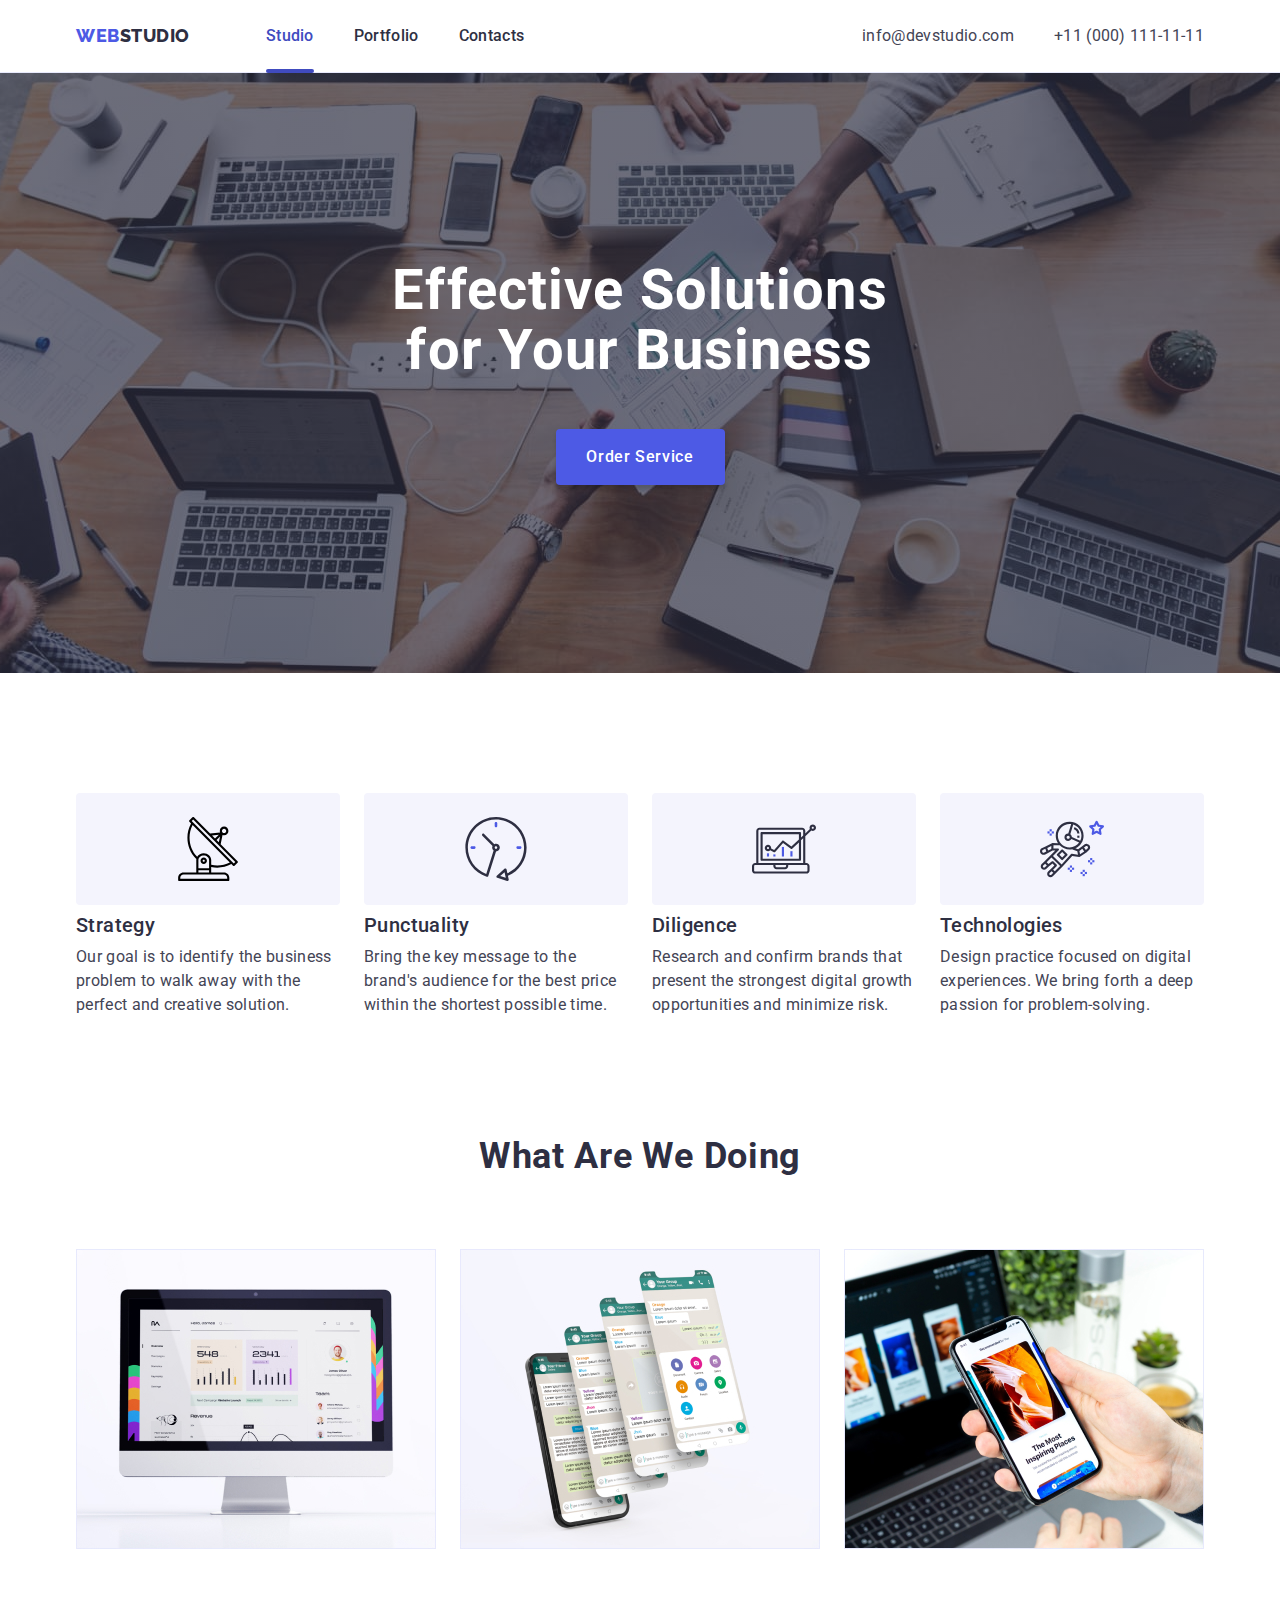
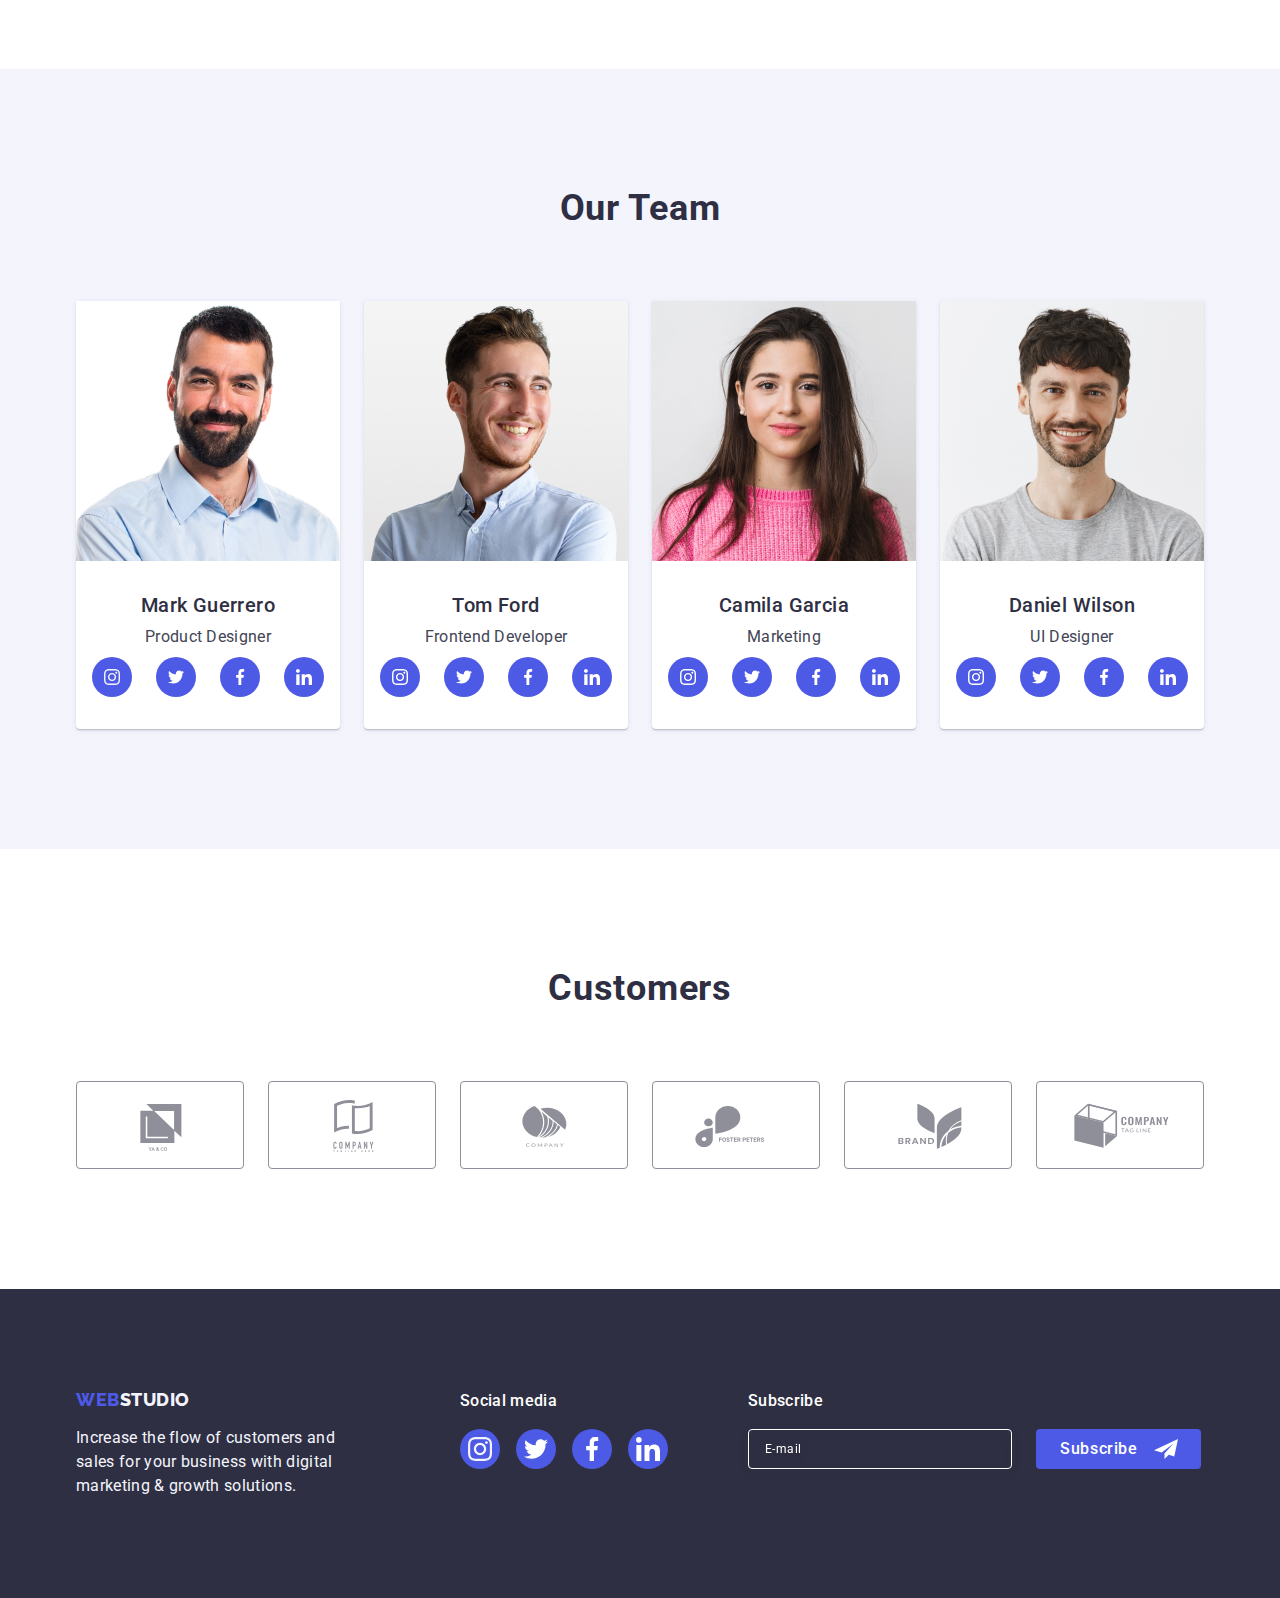
<file: index.html>
<!DOCTYPE html>
<html lang="en">
  <head>
    <meta charset="UTF-8" />
    <meta http-equiv="X-UA-Compatible" content="IE=edge" />
    <meta name="viewport" content="width=device-width, initial-scale=1.0" />
    <title>WebStudio</title>

    <link rel="preconnect" href="https://fonts.googleapis.com" />
    <link rel="preconnect" href="https://fonts.gstatic.com" crossorigin />
    <link
      href="https://fonts.googleapis.com/css2?family=Raleway:wght@800&family=Roboto:wght@400;500;700;900&display=swap"
      rel="stylesheet"
    />
    <link
      rel="stylesheet"
      href="https://cdnjs.cloudflare.com/ajax/libs/modern-normalize/1.1.0/modern-normalize.min.css"
    />

    <link rel="stylesheet" href="./css/styles.css" />
  </head>

  <body>
    <!-- header -->

    <header class="page-header">
      <div class="container header-container">
        <nav class="header-navigation">
          <a class="logo list link" href="./index.html"
            >Web<span class="accent">Studio</span></a
          >
          <ul class="site-nav list">
            <li class="item">
              <a href="./index.html" class="link-navigation link current"
                >Studio</a
              >
            </li>
            <li class="item">
              <a href="./portfolio.html" class="link-navigation link"
                >Portfolio</a
              >
            </li>
            <li class="item">
              <a href="" class="link-navigation link">Contacts</a>
            </li>
          </ul>
        </nav>
        <address class="contact-list">
          <ul class="list contacts-box">
            <li class="item">
              <a href="mailto:info@devstudio.com" class="link-contacts link"
                >info@devstudio.com</a
              >
            </li>
            <li class="item">
              <a href="tel:+110001111111" class="link-contacts link"
                >+11 (000) 111-11-11</a
              >
            </li>
          </ul>
        </address>
      </div>
    </header>

    <main>
      <!-- picture with button -->

      <section class="hero section">
        <div class="container">
          <h1 class="main-title">Effective Solutions for Your Business</h1>
          <button type="button" class="button order" data-modal-open>
            Order Service
          </button>
        </div>
      </section>

      <!-- values -->

      <section class="section">
        <div class="container">
          <h2 class="section-title visually-hidden">Values</h2>
          <ul class="list values">
            <li class="item strategy">
              <div class="icon-box">
                <svg class="value-icon" width="64" height="64">
                  <use href="./images/icons.svg#icon-antenna"></use>
                </svg>
              </div>
              <h3 class="title">Strategy</h3>
              <p class="text-value">
                Our goal is to identify the business problem to walk away with
                the perfect and creative solution.
              </p>
            </li>
            <li class="item punctuality">
              <div class="icon-box">
                <svg class="value-icon" width="64" height="64">
                  <use href="./images/icons.svg#icon-clock"></use>
                </svg>
              </div>
              <h3 class="title">Punctuality</h3>
              <p class="text-value">
                Bring the key message to the brand's audience for the best price
                within the shortest possible time.
              </p>
            </li>
            <li class="item diligence">
              <div class="icon-box">
                <svg class="value-icon" width="64" height="64">
                  <use href="./images/icons.svg#icon-diagram"></use>
                </svg>
              </div>
              <h3 class="title">Diligence</h3>
              <p class="text-value">
                Research and confirm brands that present the strongest digital
                growth opportunities and minimize risk.
              </p>
            </li>
            <li class="item technologies">
              <div class="icon-box">
                <svg class="value-icon" width="64" height="64">
                  <use href="./images/icons.svg#icon-astronaut"></use>
                </svg>
              </div>
              <h3 class="title">Technologies</h3>
              <p class="text-value">
                Design practice focused on digital experiences. We bring forth a
                deep passion for problem-solving.
              </p>
            </li>
          </ul>
        </div>
      </section>

      <!-- what we are doing -->

      <section class="section no-padding">
        <div class="container">
          <h2 class="section-title">What are we doing</h2>
          <ul class="list work-examples">
            <li class="item">
              <img src="./images/Rectangle71.jpg" alt="web sites" width="360" />
            </li>
            <li class="item">
              <img src="./images/Rectangle72.jpg" alt="web sites" width="360" />
            </li>
            <li class="item">
              <img
                src="./images/Rectangle73.jpg"
                alt="copywriting"
                width="360"
              />
            </li>
          </ul>
        </div>
      </section>

      <!-- team -->

      <section class="section team-section">
        <div class="container">
          <h2 class="team-title">Our Team</h2>
          <ul class="list team-list">
            <li class="team-card">
              <img src="./images/img.jpg" alt="Man with beard" width="264" />
              <div class="team-details">
                <h3 class="team-name">Mark Guerrero</h3>
                <p class="team-text">Product Designer</p>

                <ul class="list social-list-team">
                  <li class="social-item-team">
                    <a href="#" class="social-ref-team">
                      <svg
                        class="social-icon-team"
                        width="16"
                        height="16"
                        fill="#f4f4fd"
                      >
                        <use href="./images/icons.svg#icon-instagram"></use>
                      </svg>
                    </a>
                  </li>
                  <li class="social-item-team">
                    <a href="#" class="social-ref-team">
                      <svg class="social-icon-team" width="16" height="16">
                        <use href="./images/icons.svg#icon-twitter"></use>
                      </svg>
                    </a>
                  </li>
                  <li class="social-item-team">
                    <a href="#" class="social-ref-team">
                      <svg class="social-icon-team" width="16" height="16">
                        <use href="./images/icons.svg#icon-facebook"></use>
                      </svg>
                    </a>
                  </li>

                  <li class="social-item-team">
                    <a href="#" class="social-ref-team">
                      <svg class="social-icon-team" width="16" height="16">
                        <use href="./images/icons.svg#icon-linkedin"></use>
                      </svg>
                    </a>
                  </li>
                </ul>
              </div>
            </li>
            <li class="team-card">
              <img src="./images/img-2.jpg" alt="Smiling man" width="264" />
              <div class="team-details">
                <h3 class="team-name">Tom Ford</h3>
                <p class="team-text">Frontend Developer</p>

                <ul class="list social-list-team">
                  <li class="social-item-team">
                    <a href="#" class="social-ref-team">
                      <svg class="social-icon-team" width="16" height="16">
                        <use href="./images/icons.svg#icon-instagram"></use>
                      </svg>
                    </a>
                  </li>
                  <li class="social-item-team">
                    <a href="#" class="social-ref-team">
                      <svg class="social-icon-team" width="16" height="16">
                        <use href="./images/icons.svg#icon-twitter"></use>
                      </svg>
                    </a>
                  </li>
                  <li class="social-item-team">
                    <a href="#" class="social-ref-team">
                      <svg class="social-icon-team" width="16" height="16">
                        <use href="./images/icons.svg#icon-facebook"></use>
                      </svg>
                    </a>
                  </li>

                  <li class="social-item-team">
                    <a href="#" class="social-ref-team">
                      <svg class="social-icon-team" width="16" height="16">
                        <use href="./images/icons.svg#icon-linkedin"></use>
                      </svg>
                    </a>
                  </li>
                </ul>
              </div>
            </li>

            <li class="team-card">
              <img src="./images/img-3.jpg" alt="Young woman" width="264" />
              <div class="team-details">
                <h3 class="team-name">Camila Garcia</h3>
                <p class="team-text">Marketing</p>

                <ul class="list social-list-team">
                  <li class="social-item-team">
                    <a href="#" class="social-ref-team">
                      <svg class="social-icon-team" width="16" height="16">
                        <use href="./images/icons.svg#icon-instagram"></use>
                      </svg>
                    </a>
                  </li>
                  <li class="social-item-team">
                    <a href="#" class="social-ref-team">
                      <svg class="social-icon-team" width="16" height="16">
                        <use href="./images/icons.svg#icon-twitter"></use>
                      </svg>
                    </a>
                  </li>
                  <li class="social-item-team">
                    <a href="#" class="social-ref-team">
                      <svg class="social-icon-team" width="16" height="16">
                        <use href="./images/icons.svg#icon-facebook"></use>
                      </svg>
                    </a>
                  </li>

                  <li class="social-item-team">
                    <a href="#" class="social-ref-team">
                      <svg class="social-icon-team" width="16" height="16">
                        <use href="./images/icons.svg#icon-linkedin"></use>
                      </svg>
                    </a>
                  </li>
                </ul>
              </div>
            </li>
            <li class="team-card">
              <img src="./images/img-4.jpg" alt="Young man" width="264" />
              <div class="team-details">
                <h3 class="team-name">Daniel Wilson</h3>
                <p class="team-text">UI Designer</p>

                <ul class="list social-list-team">
                  <li class="social-item-team">
                    <a href="#" class="social-ref-team">
                      <svg class="social-icon-team" width="16" height="16">
                        <use href="./images/icons.svg#icon-instagram"></use>
                      </svg>
                    </a>
                  </li>
                  <li class="social-item-team">
                    <a href="#" class="social-ref-team">
                      <svg class="social-icon-team" width="16" height="16">
                        <use href="./images/icons.svg#icon-twitter"></use>
                      </svg>
                    </a>
                  </li>
                  <li class="social-item-team">
                    <a href="#" class="social-ref-team">
                      <svg class="social-icon-team" width="16" height="16">
                        <use href="./images/icons.svg#icon-facebook"></use>
                      </svg>
                    </a>
                  </li>

                  <li class="social-item-team">
                    <a href="#" class="social-ref-team">
                      <svg class="social-icon-team" width="16" height="16">
                        <use href="./images/icons.svg#icon-linkedin"></use>
                      </svg>
                    </a>
                  </li>
                </ul>
              </div>
            </li>
          </ul>
        </div>
      </section>

      <!-- customers -->
      <section class="section">
        <div class="container">
          <h2 class="section-title">Customers</h2>
          <ul class="list customers-list">
            <li class="customer-item">
              <a href="#" class="customer-ref">
                <svg class="customer-icon" height="56" width="104">
                  <use href="./images/icons.svg#icon-Logo-1"></use>
                </svg>
              </a>
            </li>

            <li class="customer-item">
              <a href="#" class="customer-ref">
                <svg class="customer-icon" height="56" width="104">
                  <use href="./images/icons.svg#icon-Logo-2"></use>
                </svg>
              </a>
            </li>
            <li class="customer-item">
              <a href="#" class="customer-ref">
                <svg class="customer-icon" height="56" width="104">
                  <use href="./images/icons.svg#icon-Logo-3"></use>
                </svg>
              </a>
            </li>
            <li class="customer-item">
              <a href="#" class="customer-ref">
                <svg class="customer-icon" height="56" width="104">
                  <use href="./images/icons.svg#icon-Logo-4"></use>
                </svg>
              </a>
            </li>
            <li class="customer-item">
              <a href="#" class="customer-ref">
                <svg class="customer-icon" height="56" width="104">
                  <use href="./images/icons.svg#icon-Logo-5"></use>
                </svg>
              </a>
            </li>
            <li class="customer-item">
              <a href="#" class="customer-ref">
                <svg class="customer-icon" height="56" width="104">
                  <use href="./images/icons.svg#icon-Logo-6"></use>
                </svg>
              </a>
            </li>
          </ul>
        </div>
      </section>
    </main>

    <!-- footer -->
    <footer class="footer-style">
      <div class="footer container">
        <div class="footer-first">
          <a class="footer-logo link" href="./index.html"
            >Web<span class="footer-accent">Studio</span></a
          >
          <p class="footer-text">
            Increase the flow of customers and sales for your business with
            digital marketing & growth solutions.
          </p>
        </div>
        <div class="social-media">
          <p class="footer-text-two">Social media</p>
          <ul class="list social-list-footer">
            <li class="social-item">
              <a href="#" class="social-ref">
                <svg class="social-icon" width="24" height="24" fill="#f4f4fd">
                  <use href="./images/icons.svg#icon-instagram"></use>
                </svg>
              </a>
            </li>
            <li class="social-item">
              <a href="#" class="social-ref">
                <svg class="social-icon" width="24" height="24">
                  <use href="./images/icons.svg#icon-twitter"></use>
                </svg>
              </a>
            </li>
            <li class="social-item">
              <a href="#" class="social-ref">
                <svg class="social-icon" width="24" height="24">
                  <use href="./images/icons.svg#icon-facebook"></use>
                </svg>
              </a>
            </li>

            <li class="social-item">
              <a href="#" class="social-ref">
                <svg class="social-icon" width="24" height="24">
                  <use href="./images/icons.svg#icon-linkedin"></use>
                </svg>
              </a>
            </li>
          </ul>
        </div>
        <div class="subscribe-form">
          <p class="footer-text-two">Subscribe</p>
          <form class="footer-form">
            <label class="subscribe-label">
              <input
                type="email"
                name="email"
                placeholder="E-mail"
                class="footer-input"
              />
            </label>

            <button type="submit" class="submit-button">
              Subscribe
              <svg class="plane-icon" width="24" height="24">
                <use href="./images/icons.svg#icon-plane"></use>
              </svg>
            </button>
          </form>
        </div>
      </div>
    </footer>

    <!-- modal -->

    <div class="backdrop is-hidden" data-modal>
      <div class="modal">
        <button type="button" class="button-close" data-modal-close>
          <svg class="button-close-icon" width="8" height="8">
            <use href="./images/icons.svg#icon-button-close"></use>
          </svg>
        </button>

        <p class="modal-title">Leave your contacts and we will call you back</p>
        <form class="contact-form">
          <div class="modal-field">
            <label for="user-name" class="form-label">Name</label>
            <div class="input-wrap">
              <input
                type="text"
                name="user-name"
                id="user-name"
                class="form-input"
              />
              <svg class="modal-icon" width="18" height="24">
                <use href="./images/icons.svg#icon-person"></use>
              </svg>
            </div>
          </div>
          <div class="modal-field">
            <label for="tel" class="form-label">Phone</label>
            <div class="input-wrap">
              <input
                type="tel"
                name="tel"
                id="tel"
                class="form-input"
                required
                minlength="2"
              />
              <svg class="modal-icon" width="18" height="24">
                <use href="./images/icons.svg#icon-phone"></use>
              </svg>
            </div>
          </div>

          <div class="modal-field">
            <label for="email" class="form-label">Email</label>
            <div class="input-wrap">
              <input type="email" name="email" id="email" class="form-input" />
              <svg class="modal-icon" width="18" height="24">
                <use href="./images/icons.svg#icon-email"></use>
              </svg>
            </div>
          </div>

          <div class="modal-field-textarea">
            <label for="user-comment" class="form-label">Comment</label>
            <textarea
              name="user-comment"
              id="user-comment"
              placeholder="Text input"
              class="modal-comment"
            ></textarea>
          </div>

          <div class="modal-field-privacy">
            <input
              class="policy-checkbox visually-hidden"
              type="checkbox"
              name="user-privacy"
              id="user-privacy"
              value="true"
            />
            <label for="user-privacy" class="check-text">
              <span class="privacy-icon-box">
                <svg class="check-icon" width="10" height="8">
                  <use href="./images/icons.svg#icon-checkbox"></use>
                </svg>
              </span>
              I accept the terms and conditions of the
              <a class="policy-link" href="#">Privacy Policy</a>
            </label>
          </div>

          <button type="submit" class="send-button">Send</button>
        </form>
      </div>
    </div>

    <script src="./js/modal.js"></script>
  </body>
</html>
</file>
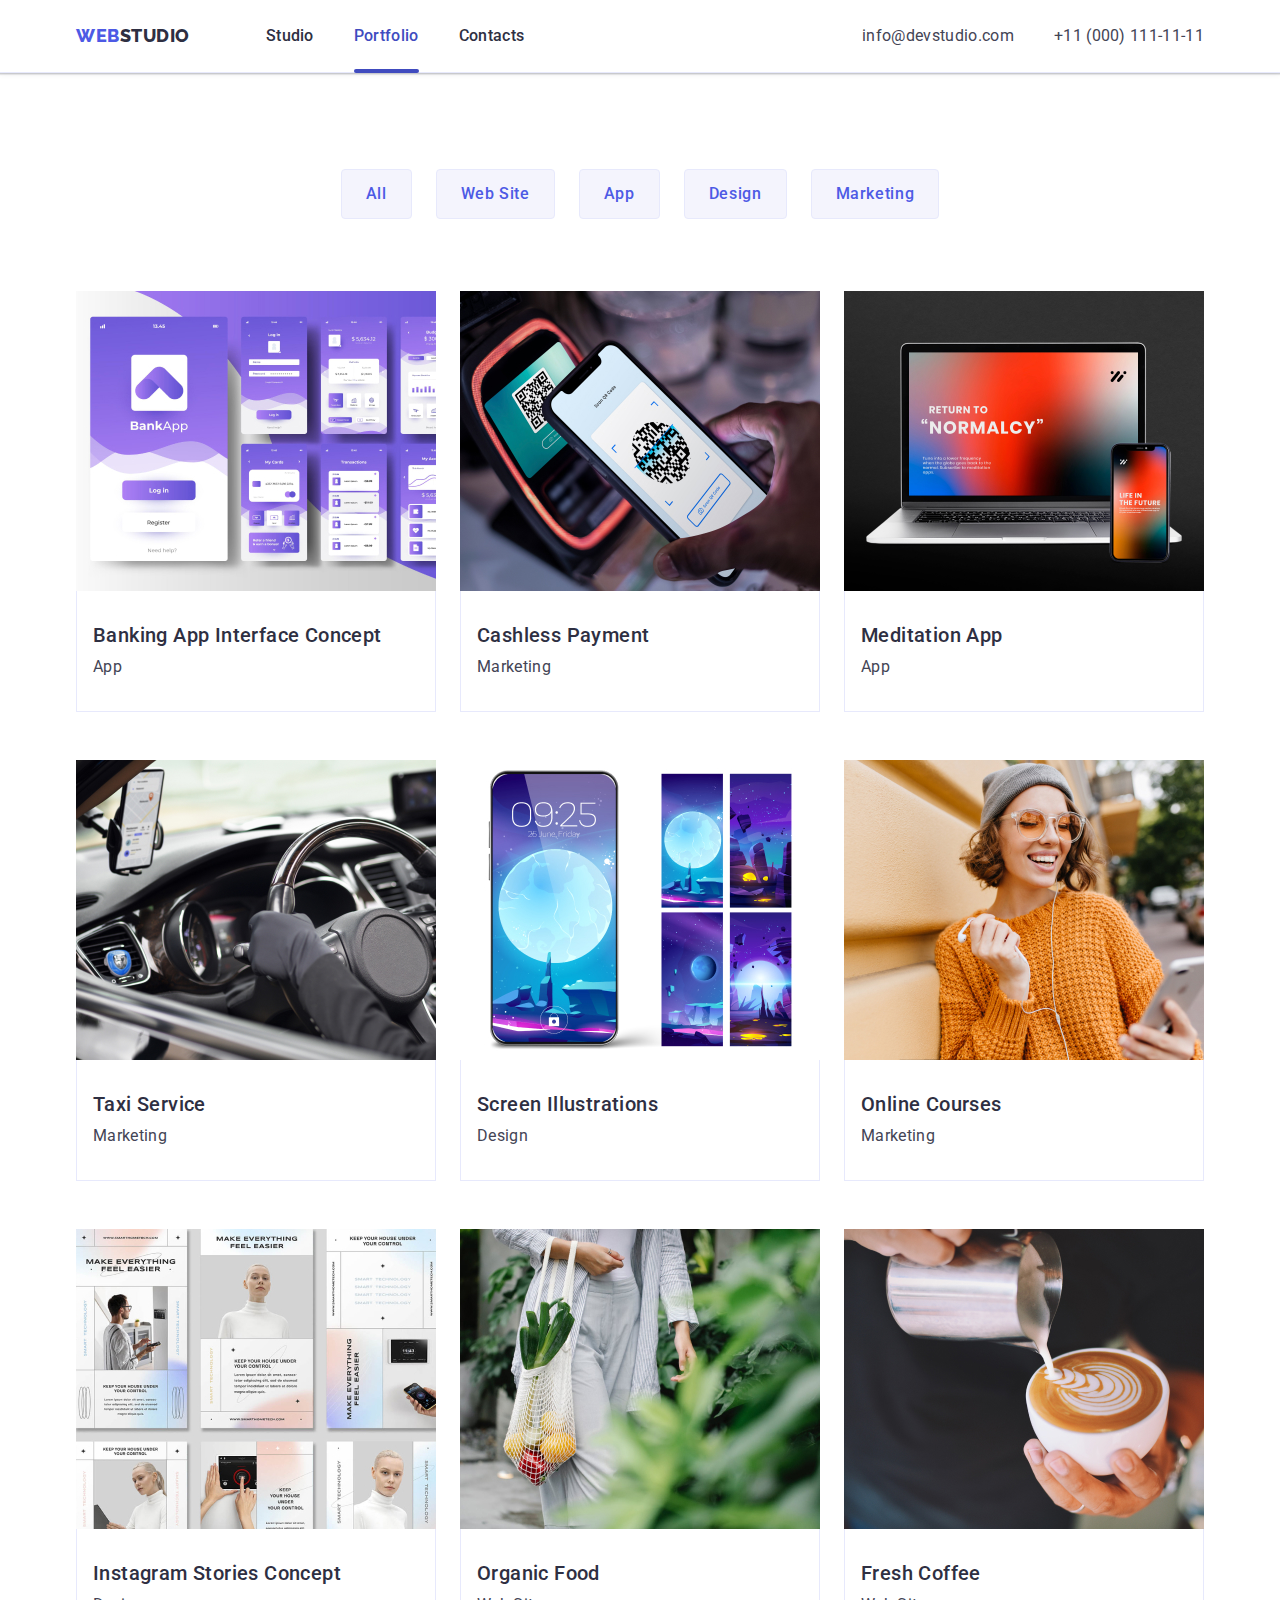
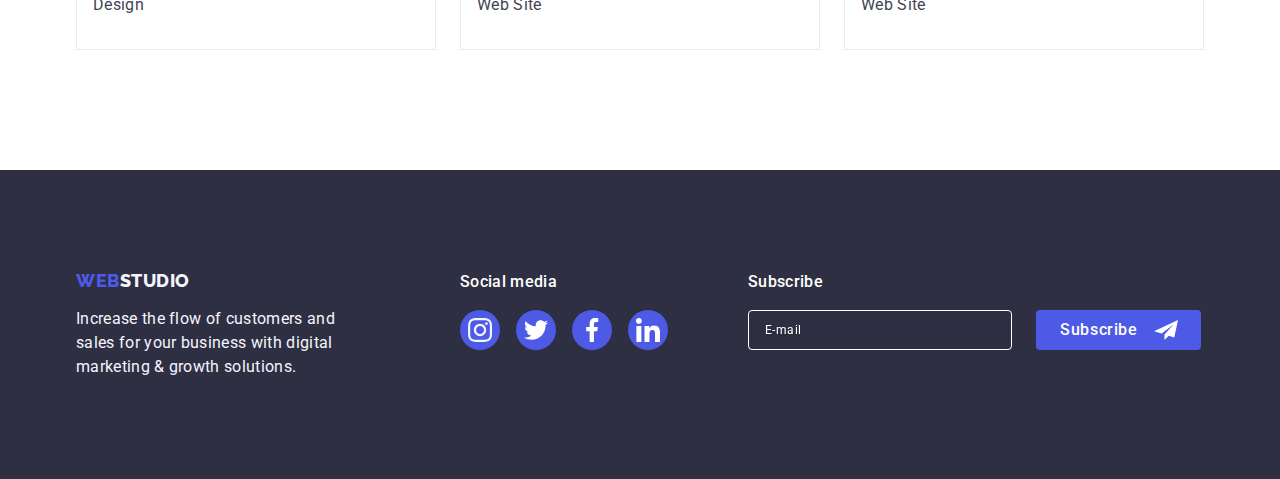
<file: portfolio.html>
<!DOCTYPE html>
<html lang="en">
  <head>
    <meta charset="UTF-8" />
    <meta http-equiv="X-UA-Compatible" content="IE=edge" />
    <meta name="viewport" content="width=device-width, initial-scale=1.0" />
    <title>Portfolio</title>

    <link rel="preconnect" href="https://fonts.googleapis.com" />
    <link rel="preconnect" href="https://fonts.gstatic.com" crossorigin />
    <link
      href="https://fonts.googleapis.com/css2?family=Raleway:wght@800&family=Roboto:wght@400;500;700;900&display=swap"
      rel="stylesheet"
    />

    <link
      rel="stylesheet"
      href="https://cdnjs.cloudflare.com/ajax/libs/modern-normalize/1.1.0/modern-normalize.min.css"
    />
    <link rel="stylesheet" href="./css/styles.css" />
  </head>

  <body>
    <!-- header -->

    <header class="page-header">
      <div class="container header-container">
        <nav class="header-navigation">
          <a class="logo list link" href="./index.html"
            >Web<span class="accent">Studio</span></a
          >
          <ul class="site-nav list">
            <li class="item">
              <a href="./index.html" class="link-navigation link">Studio</a>
            </li>
            <li class="item">
              <a href="./portfolio.html" class="link-navigation link current"
                >Portfolio</a
              >
            </li>
            <li class="item">
              <a href="" class="link-navigation link">Contacts</a>
            </li>
          </ul>
        </nav>
        <address class="contact-list">
          <ul class="list contacts-box">
            <li class="item">
              <a href="mailto:info@devstudio.com" class="link-contacts link"
                >info@devstudio.com</a
              >
            </li>
            <li class="item">
              <a href="tel:+110001111111" class="link-contacts link"
                >+11 (000) 111-11-11</a
              >
            </li>
          </ul>
        </address>
      </div>
    </header>

    <!-- main -->

    <main>
      <!-- buttoms -->
      <section class="section-portfolio">
        <div class="container">
          <h1 class="main-title visually-hidden">Portfolio</h1>
          <ul class="list buttoms-list">
            <li class="item">
              <button type="button" class="button primary">All</button>
            </li>
            <li class="item">
              <button type="button" class="button primary">Web Site</button>
            </li>
            <li class="item">
              <button type="button" class="button primary">App</button>
            </li>
            <li class="item">
              <button type="button" class="button primary">Design</button>
            </li>
            <li class="item">
              <button type="button" class="button primary">Marketing</button>
            </li>
          </ul>

          <ul class="list portfolio-list">
            <li class="portfolio-item">
              <a href="#" class="link portfolio-ref">
                <div class="portfolio-image">
                  <img
                    src="./images/img5.jpg"
                    alt="Mobile applications"
                    width="360"
                  />
                  <p class="overlay-text">
                    14 Stylish and User-Friendly App Design Concepts · Task
                    Manager App · Calorie Tracker App · Exotic Fruit Ecommerce
                    App · Cloud Storage App
                  </p>
                </div>
                <div class="portfolio-details">
                  <h2 class="card-title">Banking App Interface Concept</h2>
                  <p class="card-text">App</p>
                </div>
              </a>
            </li>

            <li class="portfolio-item">
              <a href="#" class="link portfolio-ref">
                <div class="portfolio-image">
                  <img
                    src="./images/img6.jpg"
                    alt="Payment with mobile"
                    width="360"
                  />
                  <p class="overlay-text">
                    14 Stylish and User-Friendly App Design Concepts · Task
                    Manager App · Calorie Tracker App · Exotic Fruit Ecommerce
                    App · Cloud Storage App
                  </p>
                </div>
                <div class="portfolio-details">
                  <h2 class="card-title">Cashless Payment</h2>
                  <p class="card-text">Marketing</p>
                </div>
              </a>
            </li>

            <li class="portfolio-item">
              <a href="#" class="link portfolio-ref">
                <div class="portfolio-image">
                  <img
                    src="./images/img7.jpg"
                    alt="Notebook and mobilephone"
                    width="360"
                  />
                  <p class="overlay-text">
                    14 Stylish and User-Friendly App Design Concepts · Task
                    Manager App · Calorie Tracker App · Exotic Fruit Ecommerce
                    App · Cloud Storage App
                  </p>
                </div>
                <div class="portfolio-details">
                  <h2 class="card-title">Meditation App</h2>
                  <p class="card-text">App</p>
                </div>
              </a>
            </li>

            <li class="portfolio-item">
              <a href="#" class="link portfolio-ref">
                <div class="portfolio-image">
                  <img src="./images/img8.jpg" alt="Car wheel" width="360" />
                  <p class="overlay-text">
                    14 Stylish and User-Friendly App Design Concepts · Task
                    Manager App · Calorie Tracker App · Exotic Fruit Ecommerce
                    App · Cloud Storage App
                  </p>
                </div>
                <div class="portfolio-details">
                  <h2 class="card-title">Taxi Service</h2>
                  <p class="card-text">Marketing</p>
                </div>
              </a>
            </li>

            <li class="portfolio-item">
              <a href="#" class="link portfolio-ref">
                <div class="portfolio-image">
                  <img
                    src="./images/img9.jpg"
                    alt="screen with picture"
                    width="360"
                  />
                  <p class="overlay-text">
                    14 Stylish and User-Friendly App Design Concepts · Task
                    Manager App · Calorie Tracker App · Exotic Fruit Ecommerce
                    App · Cloud Storage App
                  </p>
                </div>
                <div class="portfolio-details">
                  <h2 class="card-title">Screen Illustrations</h2>
                  <p class="card-text">Design</p>
                </div>
              </a>
            </li>
            <li class="portfolio-item">
              <a href="#" class="link portfolio-ref">
                <div class="portfolio-image">
                  <img
                    src="./images/img10.jpg"
                    alt="smiling woman with mobilephone"
                    width="360"
                  />
                  <p class="overlay-text">
                    14 Stylish and User-Friendly App Design Concepts · Task
                    Manager App · Calorie Tracker App · Exotic Fruit Ecommerce
                    App · Cloud Storage App
                  </p>
                </div>
                <div class="portfolio-details">
                  <h2 class="card-title">Online Courses</h2>
                  <p class="card-text">Marketing</p>
                </div>
              </a>
            </li>

            <li class="portfolio-item">
              <a href="#" class="link portfolio-ref">
                <div class="portfolio-image">
                  <img
                    src="./images/img11.jpg"
                    alt="instagram pages"
                    width="360"
                  />
                  <p class="overlay-text">
                    14 Stylish and User-Friendly App Design Concepts · Task
                    Manager App · Calorie Tracker App · Exotic Fruit Ecommerce
                    App · Cloud Storage App
                  </p>
                </div>
                <div class="portfolio-details">
                  <h2 class="card-title">Instagram Stories Concept</h2>
                  <p class="card-text">Design</p>
                </div>
              </a>
            </li>
            <li class="portfolio-item">
              <a href="#" class="link portfolio-ref">
                <div class="portfolio-image">
                  <img
                    src="./images/img12.jpg"
                    alt="bag with vegetables"
                    width="360"
                  />
                  <p class="overlay-text">
                    14 Stylish and User-Friendly App Design Concepts · Task
                    Manager App · Calorie Tracker App · Exotic Fruit Ecommerce
                    App · Cloud Storage App
                  </p>
                </div>
                <div class="portfolio-details">
                  <h2 class="card-title">Organic Food</h2>
                  <p class="card-text">Web Site</p>
                </div>
              </a>
            </li>

            <li class="portfolio-item">
              <a href="#" class="link portfolio-ref">
                <div class="portfolio-image">
                  <img src="./images/img14.jpg" alt="cappuchino" width="360" />
                  <p class="overlay-text">
                    14 Stylish and User-Friendly App Design Concepts · Task
                    Manager App · Calorie Tracker App · Exotic Fruit Ecommerce
                    App · Cloud Storage App
                  </p>
                </div>
                <div class="portfolio-details">
                  <h2 class="card-title">Fresh Coffee</h2>
                  <p class="card-text">Web Site</p>
                </div>
              </a>
            </li>
          </ul>
        </div>
      </section>
    </main>

    <!-- footer -->
    <footer class="footer-style">
      <div class="footer container">
        <div class="footer-first">
          <a class="footer-logo link" href="./index.html"
            >Web<span class="footer-accent">Studio</span></a
          >
          <p class="footer-text">
            Increase the flow of customers and sales for your business with
            digital marketing & growth solutions.
          </p>
        </div>
        <div class="social-media">
          <p class="footer-text-two">Social media</p>
          <ul class="list social-list-footer">
            <li class="social-item">
              <a href="#" class="social-ref">
                <svg class="social-icon" width="24" height="24" fill="#f4f4fd">
                  <use href="./images/icons.svg#icon-instagram"></use>
                </svg>
              </a>
            </li>
            <li class="social-item">
              <a href="#" class="social-ref">
                <svg class="social-icon" width="24" height="24">
                  <use href="./images/icons.svg#icon-twitter"></use>
                </svg>
              </a>
            </li>
            <li class="social-item">
              <a href="#" class="social-ref">
                <svg class="social-icon" width="24" height="24">
                  <use href="./images/icons.svg#icon-facebook"></use>
                </svg>
              </a>
            </li>

            <li class="social-item">
              <a href="#" class="social-ref">
                <svg class="social-icon" width="24" height="24">
                  <use href="./images/icons.svg#icon-linkedin"></use>
                </svg>
              </a>
            </li>
          </ul>
        </div>
        <div class="subscribe-form">
          <p class="footer-text-two">Subscribe</p>
          <form class="footer-form">
            <label class="subscribe-label">
              <input
                type="email"
                name="email"
                placeholder="E-mail"
                class="footer-input"
              />
            </label>

            <button type="submit" class="submit-button">
              Subscribe
              <svg class="plane-icon" width="24" height="24">
                <use href="./images/icons.svg#icon-plane"></use>
              </svg>
            </button>
          </form>
        </div>
      </div>
    </footer>
    <script src="./js/modal.js"></script>
  </body>
</html>
</file>
<file: css/styles.css>
:root {
  --primary-text-color: #434455;
  --title-text-color: #2e2f42;
  --accent-color: #4d5ae5;
  --additional-color: #f4f4fd;
  --standart-color: #ffffff;
  --focus-color: #404bbf;
  --border-color: #e7e9fc;
  --Customer-icons: #8e8f99;
  --social-hover: #31d0aa;
}

/* body style */
body {
  color: var(--primary-text-color);
  background-color: var(--standart-color);
  font-family: "Roboto", sans-serif;
}

/* logo style */
.logo {
  color: var(--accent-color);
  text-decoration: none;
  font-family: "Raleway", sans-serif;
  font-weight: 800;
  font-size: 18px;
  line-height: 1.17;
  letter-spacing: 0.03em;
  text-transform: uppercase;
  margin-right: 76px;
}
.accent {
  color: var(--title-text-color);
}

/* for all list */
.list {
  list-style: none;
  text-decoration: none;
}

.link {
  text-decoration: none;
}

/* site-nav style */

.link-navigation {
  position: relative;
  display: block;
  padding-top: 24px;
  padding-bottom: 24px;
  color: var(--title-text-color);
  text-decoration: none;
  font-weight: 500;
  font-size: 16px;
  line-height: 1.5;
  letter-spacing: 0.02em;
  font-style: normal;
  transition: color 250ms cubic-bezier(0.4, 0, 0.2, 1);
}

.link-navigation::after {
  content: "";
  position: absolute;
  bottom: -1px;
  left: 0;
  transform: scaleX(0);
  transition: transform 250ms cubic-bezier(0.4, 0, 0.2, 1);
  width: 100%;
  height: 4px;
  background: #404bbf;
  border-radius: 2px;
}

.link-navigation:hover:after,
.link-navigation:focus:after,
.link-navigation.current:after {
  transform: scaleX(1);
}

.link-navigation:hover:hover,
.link-navigation:focus:focus,
.link-navigation.current {
  color: var(--focus-color);
}

.site-nav {
  display: flex;
  padding: 0;
  margin: 0;
}

.site-nav .item:not(:last-child) {
  margin-right: 40px;
}

/* contacts */
.link-contacts {
  display: block;
  padding-top: 24px;
  padding-bottom: 24px;

  color: var(--primary-text-color);
  font-size: 16px;
  line-height: 1.5;
  text-decoration: none;
  letter-spacing: 0.02em;
  transition: color 250ms cubic-bezier(0.4, 0, 0.2, 1);
}
.link-contacts:hover,
.link-contacts:focus {
  color: var(--focus-color);
}
.contact-list {
  font-style: normal;
  margin-left: auto;
}

.contacts-box {
  display: flex;
  padding: 0;
  margin: 0;
  gap: 40px;
}

.header-container {
  display: flex;
  align-items: center;
}

.page-header {
  box-shadow: 0px 2px 1px rgba(46, 47, 66, 0.08),
    0px 1px 1px rgba(46, 47, 66, 0.16), 0px 1px 6px rgba(46, 47, 66, 0.08);
  border-bottom: 1px solid var(--border-color);
}

.header-navigation {
  display: flex;
  align-items: center;
}

/* hero */
.main-title {
  color: var(--standart-color);
  font-weight: 700;
  font-size: 56px;
  line-height: 1.07;
  letter-spacing: 0.02em;
  max-width: 496px;
  margin: 0 auto;
  padding: 0;
}

.hero {
  background-color: var(--title-text-color);
  text-align: center;
  height: 600px;
  max-width: 1440px;
  margin-left: auto;
  margin-right: auto;
  background-image: linear-gradient(
      rgba(46, 47, 66, 0.7),
      rgba(46, 47, 66, 0.7)
    ),
    url(../images/people-office1.jpg);
  background-size: cover;
  background-position: center;
  background-repeat: no-repeat;
}

.hero.section {
  padding: 188px 0;
}

/* sections */
.section-title {
  color: var(--title-text-color);
  font-weight: 700;
  font-size: 36px;
  line-height: 1.11;
  text-align: center;
  text-transform: capitalize;
  letter-spacing: 0.02em;
  margin-top: 0;
  margin-bottom: 72px;
  padding: 0;
}

/* values */

.visually-hidden {
  position: absolute;
  width: 1px;
  height: 1px;
  margin: -1px;
  border: 0;
  padding: 0;
  white-space: nowrap;
  clip-path: inset(100%);
  clip: rect(0 0 0 0);
  overflow: hidden;
}

.title {
  color: var(--title-text-color);
  font-weight: 500;
  font-size: 20px;
  line-height: 1.2;
  letter-spacing: 0.02em;
  margin-top: 0;
  margin-bottom: 8px;
}
.text-value {
  font-size: 16px;
  line-height: 1.5;
  letter-spacing: 0.02em;
  margin-top: 8px;
  margin-bottom: 0;
}

.values {
  display: flex;
  padding: 0;
  margin: 0;
  gap: 24px;
}

.values .item {
  width: calc((100% - 72px) / 4);
}

.icon-box {
  display: flex;
  width: 264px;
  height: 112px;
  background-color: var(--additional-color);
  justify-content: center;
  align-items: center;
  border-radius: 4px;
  margin-bottom: 8px;
}

/*  
.strategy::before {
  content: "";
  display: block;
  height: 112px;
  background-color: #f4f4fd;
  background-image: url(../images/Vector.svg);
  background-repeat: no-repeat;
  background-size: 59.72px, 64px, contain;
  background-position: center;
}
.punctuality::before {
  content: "";
  display: block;
  height: 112px;
  background-color: #f4f4fd;
  background-image: url(../images/Vector-2.svg);
  background-repeat: no-repeat;
  background-size: 61.22px, 64px, contain;
  background-position: center;
}
.diligence::before {
  content: "";
  display: block;
  height: 112px;
  background-color: #f4f4fd;
  background-image: url(../images/Vector-3.svg);
  background-repeat: no-repeat;
  background-size: 64px, 49.09px, contain;
  background-position: center;
}

.technologies::before {
  content: "";
  display: block;
  height: 112px;
  background-color: #f4f4fd;
  background-image: url(../images/astronaut\ 1.svg);
  background-repeat: no-repeat;
  background-size: 64px, 64px, contain;
  background-position: center;
} */

/* what we are doing */

.work-examples {
  display: flex;
  margin: 0;
  padding: 0;
  gap: 24px;
}
.work-examples .item {
  width: calc((1158px - 48px) / 3);
}

/* our team */

.team-title {
  color: var(--title-text-color);
  font-weight: 700;
  font-size: 36px;
  line-height: 1.11;
  text-align: center;
  text-transform: capitalize;
  letter-spacing: 0.02em;
  margin-bottom: 72px;
  margin-top: 0;
}

.team-card {
  background: var(--standart-color);
  width: calc((1158px - 72px) / 4);
  border-radius: 0px 0px 4px 4px;
  margin: 0;
  box-shadow: 0px 2px 1px 0px #2e2f4214, 0px 1px 1px 0px #2e2f4229,
    0px 1px 6px 0px #2e2f4214;
}
.team-list {
  display: flex;
  padding: 0;
  margin: 0;
  gap: 24px;
}

.team-name {
  color: var(--title-text-color);
  font-weight: 500;
  font-size: 20px;
  line-height: 1.2;
  text-align: center;
  letter-spacing: 0.02em;
  padding: 0;
  margin: 0;
  margin-bottom: 8px;
}

.team-text {
  font-size: 16px;
  line-height: 1.5;
  text-align: center;
  letter-spacing: 0.02em;
  padding: 0;
  margin: 0;
  margin-bottom: 8px;
}

.team-section {
  background-color: var(--additional-color);
}

.team-details {
  text-align: center;
  padding: 32px 16px;
  margin: 0;
}

/* social media team */

.social-list-team {
  display: flex;
  margin: 0;
  padding: 0;
  gap: 24px;
  justify-content: center;
  align-items: center;
}

.social-item-team {
  width: 40px;
  height: 40px;
}

.social-ref-team {
  width: 100%;
  height: 100%;
  display: flex;
  align-items: center;
  justify-content: center;
  fill: var(--standart-color);
  background-color: #4d5ae5;
  border-radius: 50%;
  transition: background-color 250ms cubic-bezier(0.4, 0, 0.2, 1);
}

.social-ref-team:hover,
.social-ref-team:focus {
  background-color: var(--focus-color);
}

/* customers*/

.customers-list {
  display: flex;
  gap: 24px;
  margin: 0;
  padding: 0;
}

.customer-icon {
  fill: currentColor;
  transition: fill 250ms cubic-bezier(0.4, 0, 0.2, 1);
}
.customer-ref:hover,
.customer-ref:focus {
  border: 1px solid #404bbf;
  color: #404bbf;
}
.customer-icon:hover,
.customer-icon:focus {
  fill: #404bbf;
}

.customer-item {
  height: 88px;
  width: 168px;
}

.customer-ref {
  height: 100%;
  width: 100%;
  border: 1px solid #8e8f99;
  border-radius: 4px;
  display: flex;
  align-items: center;
  justify-content: center;
  color: #8e8f99;
  transition: border-color 250ms cubic-bezier(0.4, 0, 0.2, 1),
    color 250ms cubic-bezier(0.4, 0, 0.2, 1);
}

/* footer */
.footer-style {
  background-color: var(--title-text-color);
  color: var(--additional-color);
  padding: 100px 0;
}
.footer-logo {
  color: var(--accent-color);
  text-decoration: none;
  font-family: "Raleway", sans-serif;
  font-weight: 800;
  font-size: 18px;
  line-height: 1.17;
  letter-spacing: 0.03em;
  text-transform: uppercase;
  display: inline-block;
  margin: 0;
}

.footer-accent {
  color: var(--additional-color);
}

.footer-text {
  color: var(--additional-color);
  font-size: 16px;
  line-height: 1.5;
  letter-spacing: 0.02em;
  margin: 0;
  margin-top: 16px;
  padding: 0;
  width: 264px;
}

.footer-text-two {
  margin: 0;
  padding: 0;
  margin-bottom: 16px;
  font-weight: 500;
  color: var(--standart-color);
  letter-spacing: 0.02em;
  line-height: 1.5;
}

.footer {
  display: flex;
  align-items: baseline;
}

.footer-first {
  margin-right: 120px;
}

/* social media footer */

.social-media {
  padding-top: 0;
  padding-bottom: 0;
}

.social-list-footer {
  display: flex;
  margin: 0;
  padding: 0;
  gap: 16px;
  justify-content: center;
  align-items: center;
}

.social-item {
  width: 40px;
  height: 40px;
}
.social-ref {
  width: 100%;
  height: 100%;
  display: flex;
  align-items: center;
  justify-content: center;
  fill: var(--standart-color);
  background-color: #4d5ae5;
  border-radius: 50%;
  transition-property: background-color;
  transition-duration: 250ms;
  transition-timing-function: cubic-bezier(0.4, 0, 0.2, 1);
}
.social-ref:hover,
.social-ref:focus {
  background-color: var(--social-hover);
}

/* footer subscribe form */
.subscribe-form {
  margin-left: 80px;
}

.footer-input {
  background: #2e2f42;
  border: 1px solid #ffffff;
  filter: drop-shadow(0px 4px 4px rgba(0, 0, 0, 0.15));
  border-radius: 4px;
  width: 264px;
  height: 40px;
  font-weight: 400;
  font-size: 12px;
  line-height: 1.5;
  letter-spacing: 0.04em;
  color: #ffffff;
  padding-left: 16px;
  outline: none;
  background-color: transparent;
}

.footer-input::placeholder {
  font-weight: 400;
  font-size: 12px;
  color: #ffffff;
}

.footer-input:focus {
  border: 1px solid #4d5ae5;
}

.submit-button {
  display: flex;
  align-items: center;
  height: 40px;
  min-width: 165px;
  padding: 0 0 0 24px;
  background-color: var(--accent-color);
  border: none;
  border-radius: 4px;
  font-family: "Roboto", sans-serif;
  font-size: 16px;
  font-weight: 500;
  line-height: 1.5;
  letter-spacing: 0.04em;
  color: var(--standart-color);
  cursor: pointer;
}

.plane-icon {
  margin-left: 16px;
  fill: var(--standart-color);
}

.footer-form {
  display: flex;
  gap: 24px;
}

/* buttoms style */

.button {
  font-family: "Roboto", sans-serif;
  font-weight: 500;
  font-size: 16px;
  line-height: 1.5;
  letter-spacing: 0.04em;
  cursor: pointer;
  display: inline-block;
  border-radius: 4px;
  padding: 12px 24px;
  text-align: center;
}

.button.order {
  color: var(--standart-color);
  background-color: var(--accent-color);
  display: block;
  margin-top: 48px;
  margin-left: auto;
  margin-right: auto;
  min-width: 169px;
  height: 56px;
  border: none;
  box-shadow: 0px 4px 4px 0px #00000026;
  transition: background-color 250ms cubic-bezier(0.4, 0, 0.2, 1);
}
.button.order:hover,
.button.order:focus {
  color: var(--standart-color);
  background-color: var(--focus-color);
}

.buttoms-list {
  display: flex;
  justify-content: center;
  padding: 0;
  margin-bottom: 72px;
  margin-top: 0;
  gap: 24px;
}

.button.primary {
  color: var(--accent-color);
  background-color: var(--additional-color);
  border: 1px solid var(--border-color);
  transition: color 250ms cubic-bezier(0.4, 0, 0.2, 1),
    background-color 250ms cubic-bezier(0.4, 0, 0.2, 1),
    border-color 250ms cubic-bezier(0.4, 0, 0.2, 1),
    box-shadow 250ms cubic-bezier(0.4, 0, 0.2, 1);
}
.button.primary:hover,
.button.primary:focus {
  color: var(--standart-color);
  background-color: var(--focus-color);
  border: 1px solid transparent;
  box-shadow: 0px 3px 1px rgba(0, 0, 0, 0.1), 0px 2px 1px rgba(0, 0, 0, 0.08),
    0px 2px 2px rgba(0, 0, 0, 0.12);
}

/* portfolio style */
.card-title {
  color: var(--title-text-color);
  font-weight: 500;
  font-size: 20px;
  line-height: 1.2;
  letter-spacing: 0.02em;
  padding: 0;
  margin: 0;
  margin-bottom: 8px;
}

.card-text {
  color: var(--primary-text-color);
  font-size: 16px;
  line-height: 1.5;
  letter-spacing: 0.02em;
  padding: 0;
  margin: 0;
}

.portfolio-list {
  padding: 0;
  margin: 0;
  display: flex;
  flex-wrap: wrap;
}

.portfolio-item {
  width: calc((100% - 48px) / 3);
  margin-right: 24px;
  margin-bottom: 48px;
}
.portfolio-ref {
  display: block;
  transition: box-shadow 250ms cubic-bezier(0.4, 0, 0.2, 1);
}
.portfolio-ref:hover,
.portfolio-ref:focus {
  box-shadow: 0px 2px 1px 0px #2e2f4214, 0px 1px 1px 0px #2e2f4229,
    0px 1px 6px 0px #2e2f4214;
}

.portfolio-ref:hover .overlay-text,
.portfolio-ref:focus .overlay-text {
  transform: translateY(0%);
}

.portfolio-item:nth-child(3n) {
  margin-right: 0;
}
.portfolio-item:nth-last-child(-n + 3) {
  margin-bottom: 0;
}

.portfolio-details {
  border-left: 1px solid var(--border-color);
  border-right: 1px solid var(--border-color);
  border-bottom: 1px solid var(--border-color);
  padding: 32px 16px;
}

/* overlay portfolio-image */

.portfolio-image {
  position: relative;
  overflow: hidden;
}

.overlay-text {
  position: absolute;
  top: 0;
  width: 100%;
  height: 100%;
  font-size: 16px;
  line-height: 1.5;
  letter-spacing: 0.02em;
  color: #f4f4fd;
  padding: 40px 32px;
  margin: 0;
  background-color: #4d5ae5;
  transform: translateY(100%);
  transition: transform 250ms cubic-bezier(0.4, 0, 0.2, 1);
}

/* main containers and sections */
.container {
  width: 1158px;
  padding: 0 15px;
  margin: 0 auto;
}

.section {
  padding-top: 120px;
  padding-bottom: 120px;
}

.section.no-padding {
  padding-top: 0;
  padding-bottom: 120px;
}

.section-portfolio {
  padding-top: 96px;
  padding-bottom: 120px;
}

img {
  display: block;
  max-width: 100%;
  height: auto;
}

/* modal window */

.backdrop {
  position: fixed;
  top: 0;
  left: 0;
  width: 100%;
  height: 100%;
  background: rgba(46, 47, 66, 0.4);
  transition: opacity 250ms cubic-bezier(0.4, 0, 0.2, 1),
    visibility 250ms cubic-bezier(0.4, 0, 0.2, 1);
}

.modal {
  position: absolute;
  top: 50%;
  left: 50%;
  transform: translate(-50%, -50%);
  width: 408px;
  background-color: #fcfcfc;
  box-shadow: 0px 1px 1px rgba(0, 0, 0, 0.14), 0px 1px 3px rgba(0, 0, 0, 0.12),
    0px 2px 1px rgba(0, 0, 0, 0.2);
  border-radius: 4px;
  transition: transform 250ms cubic-bezier(0.4, 0, 0.2, 1);
  padding: 72px 24px 24px 24px;
}

.button-close {
  position: absolute;
  top: 24px;
  right: 24px;
  width: 24px;
  height: 24px;
  background-color: #e7e9fc;
  border-radius: 50%;
  border: 1px solid rgba(0, 0, 0, 0.1);
  display: flex;
  align-items: center;
  justify-content: center;
  padding: 0;
  cursor: pointer;
  transition: background-color 250ms cubic-bezier(0.4, 0, 0.2, 1),
    border 250ms cubic-bezier(0.4, 0, 0.2, 1);
}

.button-close:hover,
.button-close:focus {
  background-color: var(--focus-color);
  fill: var(--standart-color);
  border: none;
}
.backdrop.is-hidden {
  opacity: 0;
  pointer-events: none;
  visibility: hidden;
}

.button-close-icon {
  transition: fill 250ms cubic-bezier(0.4, 0, 0.2, 1);
}

.modal-title {
  font-weight: 500;
  font-size: 16px;
  line-height: 1.5;
  text-align: center;
  letter-spacing: 0.02em;
  color: #2e2f42;
  padding: 0;
  margin-left: auto;
  margin-bottom: 16px;
  margin-top: 0;
}
/* modal form */
.form-input {
  width: 100%;
  height: 40px;
  border-radius: 4px;
  border: 1px solid #2e2f4266;
  padding-left: 38px;
  font-size: 12px;
  color: #8e8f99;
  outline: transparent;
  transition: border-color 250ms cubic-bezier(0.4, 0, 0.2, 1);
  background-color: transparent;
}
.form-input:focus {
  border: 1px solid #4d5ae5;
}
.form-input:focus + .modal-icon {
  fill: #4d5ae5;
}

.modal-field {
  margin-bottom: 8px;
}
.modal-icon {
  position: absolute;
  top: 50%;
  transform: translateY(-50%);
  left: 16px;
  fill: #2e2f42;
  transition: fill 250ms cubic-bezier(0.4, 0, 0.2, 1);
}

.input-wrap {
  position: relative;
}

.form-label {
  display: block;
  margin-bottom: 4px;
  font-weight: 400;
  font-size: 12px;
  line-height: 1.17;
  letter-spacing: 0.04em;
  color: #8e8f99;
}

.modal-comment {
  display: block;
  width: 100%;
  height: 120px;
  padding: 8px 16px;
  font-size: 12px;
  line-height: 1.17;
  letter-spacing: 0.04em;
  color: rgba(46, 47, 66, 0.4);
  border: 1px solid rgba(46, 47, 66, 0.2);
  border-radius: 4px;
  background-color: transparent;
  resize: none;
  outline: transparent;
  transition: border-color 250ms cubic-bezier(0.4, 0, 0.2, 1);
}
.modal-comment::placeholder {
  font-weight: 400;
  font-size: 12px;
  color: rgba(46, 47, 66, 0.4);
}

.modal-comment:focus {
  border: 1px solid #4d5ae5;
}

.check-text {
  font-weight: 400;
  font-size: 12px;
  line-height: 1.17;
  letter-spacing: 0.04em;
  color: #8e8f99;
}

.check-text .privacy-icon-box {
  display: inline-flex;
  width: 16px;
  height: 16px;
  border: 1px solid #2e2f4266;
  border-radius: 2px;
  margin-right: 8px;
  align-items: center;
  justify-content: center;
  fill: transparent;
  transition: background-color 250ms cubic-bezier(0.4, 0, 0.2, 1),
    border 250ms cubic-bezier(0.4, 0, 0.2, 1),
    fill 250ms cubic-bezier(0.4, 0, 0.2, 1);
}

.policy-checkbox:checked + .check-text .privacy-icon-box {
  background-color: var(--focus-color);
  border: none;
  fill: var(--standart-color);
}

.modal-field-privacy {
  margin-top: 0;
  margin-bottom: 24px;
}
.modal-field-textarea {
  margin-bottom: 16px;
}

.policy-link {
  margin-left: 4px;
  color: var(--accent-color);
}

.send-button {
  display: block;
  margin: auto;
  min-width: 169px;
  height: 56px;
  background-color: var(--accent-color);
  padding: 16px 32px 16px 32px;
  box-shadow: 0px 4px 4px 0px #00000026;
  border-radius: 4px;
  border: none;
  cursor: pointer;
  color: var(--standart-color);
  font-family: "Roboto", sans-serif;
  font-weight: 500;
  font-size: 16px;
  line-height: 1.5;
  letter-spacing: 0.04em;
  text-align: center;
  transition: background-color 250ms cubic-bezier(0.4, 0, 0.2, 1);
}
</file>
